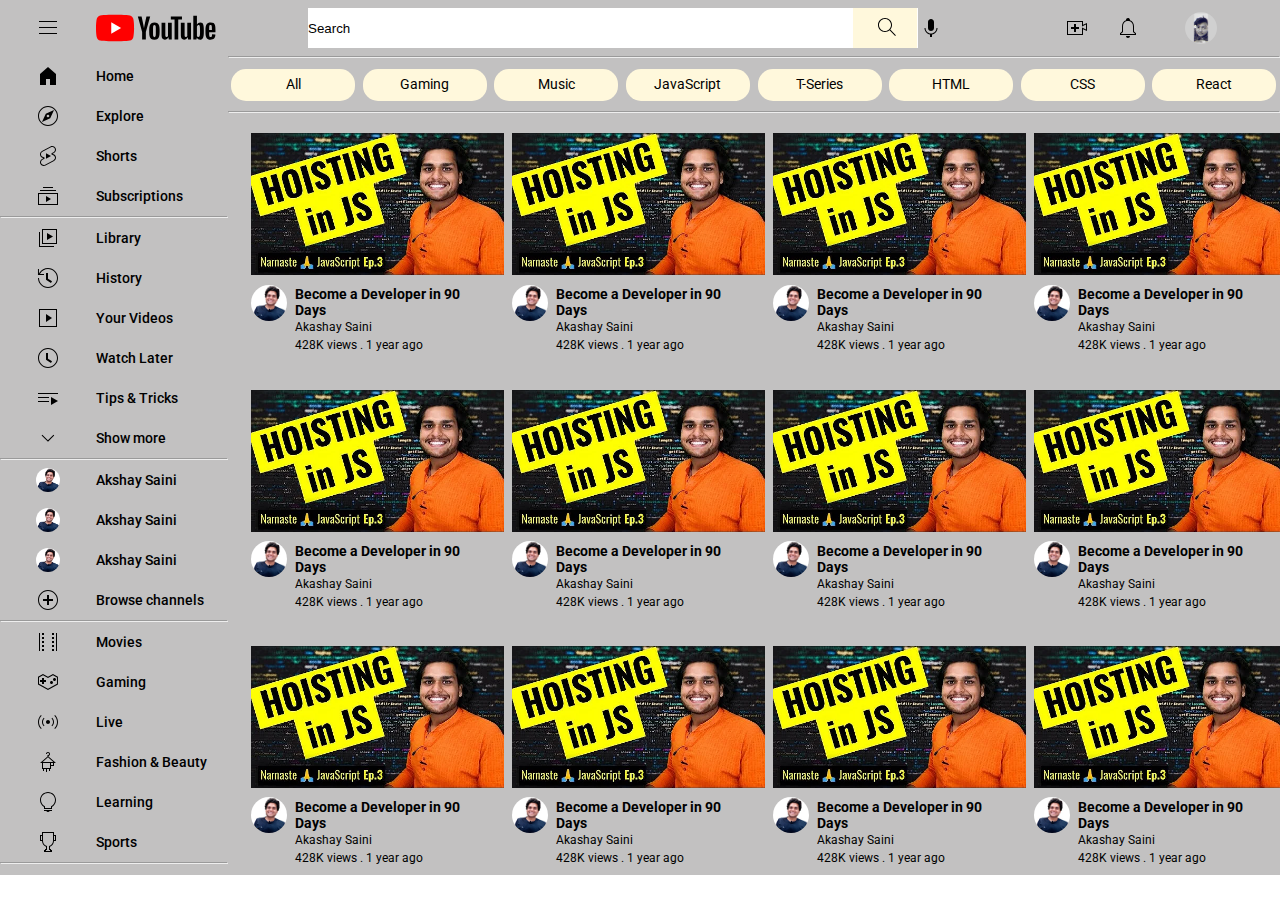
<file: index.html>
<!DOCTYPE html>
<html lang="en">
  <head>
    <meta charset="UTF-8" />
    <meta http-equiv="X-UA-Compatible" content="IE=edge" />
    <meta name="viewport" content="width=device-width, initial-scale=1.0" />
    <title>You Tube</title>
    <link rel="stylesheet" href="css/style.css" />
    <link rel="icon" type="icon/x-icon" href="images/favicon.png" />

    <!-- Font-Family -->
    <link
      rel="stylesheet"
      href="https://fonts.googleapis.com/css2?family=Roboto&display=swap"
    />
  </head>
  <body>
    <div class="main">
      <div class="header abc">
        <div class="left abc">
          <svg
            viewBox="0 0 24 24"
            preserveAspectRatio="xMidYMid meet"
            focusable="false"
            class="style-scope yt-icon"
            style="
              pointer-events: none;
              display: block;
              width: 24px;
              height: 24px;
              position: relative;
              left: 4vh;
            "
          >
            <g class="style-scope yt-icon">
              <path
                d="M21,6H3V5h18V6z M21,11H3v1h18V11z M21,17H3v1h18V17z"
                class="style-scope yt-icon"
              ></path>
            </g>
          </svg>
          <!-- Close menu -->
          <svg
            viewBox="0 0 90 20"
            preserveAspectRatio="xMidYMid meet"
            focusable="false"
            class="style-scope yt-icon"
            style="
              pointer-events: none;
              display: block;
              width: 120px;
              height: 56px;
              position: relative;
              left: 8vh;
            "
          >
            <g
              viewBox="0 0 90 20"
              preserveAspectRatio="xMidYMid meet"
              class="style-scope yt-icon"
            >
              <g class="style-scope yt-icon">
                <path
                  d="M27.9727 3.12324C27.6435 1.89323 26.6768 0.926623 25.4468 0.597366C23.2197 2.24288e-07 14.285 0 14.285 0C14.285 0 5.35042 2.24288e-07 3.12323 0.597366C1.89323 0.926623 0.926623 1.89323 0.597366 3.12324C2.24288e-07 5.35042 0 10 0 10C0 10 2.24288e-07 14.6496 0.597366 16.8768C0.926623 18.1068 1.89323 19.0734 3.12323 19.4026C5.35042 20 14.285 20 14.285 20C14.285 20 23.2197 20 25.4468 19.4026C26.6768 19.0734 27.6435 18.1068 27.9727 16.8768C28.5701 14.6496 28.5701 10 28.5701 10C28.5701 10 28.5677 5.35042 27.9727 3.12324Z"
                  fill="#FF0000"
                  class="style-scope yt-icon"
                ></path>
                <path
                  d="M11.4253 14.2854L18.8477 10.0004L11.4253 5.71533V14.2854Z"
                  fill="white"
                  class="style-scope yt-icon"
                ></path>
              </g>
              <g class="style-scope yt-icon">
                <g id="youtube-paths" class="style-scope yt-icon">
                  <path
                    d="M34.6024 13.0036L31.3945 1.41846H34.1932L35.3174 6.6701C35.6043 7.96361 35.8136 9.06662 35.95 9.97913H36.0323C36.1264 9.32532 36.3381 8.22937 36.665 6.68892L37.8291 1.41846H40.6278L37.3799 13.0036V18.561H34.6001V13.0036H34.6024Z"
                    class="style-scope yt-icon"
                  ></path>
                  <path
                    d="M41.4697 18.1937C40.9053 17.8127 40.5031 17.22 40.2632 16.4157C40.0257 15.6114 39.9058 14.5437 39.9058 13.2078V11.3898C39.9058 10.0422 40.0422 8.95805 40.315 8.14196C40.5878 7.32588 41.0135 6.72851 41.592 6.35457C42.1706 5.98063 42.9302 5.79248 43.871 5.79248C44.7976 5.79248 45.5384 5.98298 46.0981 6.36398C46.6555 6.74497 47.0647 7.34234 47.3234 8.15137C47.5821 8.96275 47.7115 10.0422 47.7115 11.3898V13.2078C47.7115 14.5437 47.5845 15.6161 47.3329 16.4251C47.0812 17.2365 46.672 17.8292 46.1075 18.2031C45.5431 18.5771 44.7764 18.7652 43.8098 18.7652C42.8126 18.7675 42.0342 18.5747 41.4697 18.1937ZM44.6353 16.2323C44.7905 15.8231 44.8705 15.1575 44.8705 14.2309V10.3292C44.8705 9.43077 44.7929 8.77225 44.6353 8.35833C44.4777 7.94206 44.2026 7.7351 43.8074 7.7351C43.4265 7.7351 43.156 7.94206 43.0008 8.35833C42.8432 8.77461 42.7656 9.43077 42.7656 10.3292V14.2309C42.7656 15.1575 42.8408 15.8254 42.9914 16.2323C43.1419 16.6415 43.4123 16.8461 43.8074 16.8461C44.2026 16.8461 44.4777 16.6415 44.6353 16.2323Z"
                    class="style-scope yt-icon"
                  ></path>
                  <path
                    d="M56.8154 18.5634H54.6094L54.3648 17.03H54.3037C53.7039 18.1871 52.8055 18.7656 51.6061 18.7656C50.7759 18.7656 50.1621 18.4928 49.767 17.9496C49.3719 17.4039 49.1743 16.5526 49.1743 15.3955V6.03751H51.9942V15.2308C51.9942 15.7906 52.0553 16.188 52.1776 16.4256C52.2999 16.6631 52.5045 16.783 52.7914 16.783C53.036 16.783 53.2712 16.7078 53.497 16.5573C53.7228 16.4067 53.8874 16.2162 53.9979 15.9858V6.03516H56.8154V18.5634Z"
                    class="style-scope yt-icon"
                  ></path>
                  <path
                    d="M64.4755 3.68758H61.6768V18.5629H58.9181V3.68758H56.1194V1.42041H64.4755V3.68758Z"
                    class="style-scope yt-icon"
                  ></path>
                  <path
                    d="M71.2768 18.5634H69.0708L68.8262 17.03H68.7651C68.1654 18.1871 67.267 18.7656 66.0675 18.7656C65.2373 18.7656 64.6235 18.4928 64.2284 17.9496C63.8333 17.4039 63.6357 16.5526 63.6357 15.3955V6.03751H66.4556V15.2308C66.4556 15.7906 66.5167 16.188 66.639 16.4256C66.7613 16.6631 66.9659 16.783 67.2529 16.783C67.4974 16.783 67.7326 16.7078 67.9584 16.5573C68.1842 16.4067 68.3488 16.2162 68.4593 15.9858V6.03516H71.2768V18.5634Z"
                    class="style-scope yt-icon"
                  ></path>
                  <path
                    d="M80.609 8.0387C80.4373 7.24849 80.1621 6.67699 79.7812 6.32186C79.4002 5.96674 78.8757 5.79035 78.2078 5.79035C77.6904 5.79035 77.2059 5.93616 76.7567 6.23014C76.3075 6.52412 75.9594 6.90747 75.7148 7.38489H75.6937V0.785645H72.9773V18.5608H75.3056L75.5925 17.3755H75.6537C75.8724 17.7988 76.1993 18.1304 76.6344 18.3774C77.0695 18.622 77.554 18.7443 78.0855 18.7443C79.038 18.7443 79.7412 18.3045 80.1904 17.4272C80.6396 16.5476 80.8653 15.1765 80.8653 13.3092V11.3266C80.8653 9.92722 80.7783 8.82892 80.609 8.0387ZM78.0243 13.1492C78.0243 14.0617 77.9867 14.7767 77.9114 15.2941C77.8362 15.8115 77.7115 16.1808 77.5328 16.3971C77.3564 16.6158 77.1165 16.724 76.8178 16.724C76.585 16.724 76.371 16.6699 76.1734 16.5594C75.9759 16.4512 75.816 16.2866 75.6937 16.0702V8.96062C75.7877 8.6196 75.9524 8.34209 76.1852 8.12337C76.4157 7.90465 76.6697 7.79646 76.9401 7.79646C77.2271 7.79646 77.4481 7.90935 77.6034 8.13278C77.7609 8.35855 77.8691 8.73485 77.9303 9.26636C77.9914 9.79787 78.022 10.5528 78.022 11.5335V13.1492H78.0243Z"
                    class="style-scope yt-icon"
                  ></path>
                  <path
                    d="M84.8657 13.8712C84.8657 14.6755 84.8892 15.2776 84.9363 15.6798C84.9833 16.0819 85.0821 16.3736 85.2326 16.5594C85.3831 16.7428 85.6136 16.8345 85.9264 16.8345C86.3474 16.8345 86.639 16.6699 86.7942 16.343C86.9518 16.0161 87.0365 15.4705 87.0506 14.7085L89.4824 14.8519C89.4965 14.9601 89.5035 15.1106 89.5035 15.3011C89.5035 16.4582 89.186 17.3237 88.5534 17.8952C87.9208 18.4667 87.0247 18.7536 85.8676 18.7536C84.4777 18.7536 83.504 18.3185 82.9466 17.446C82.3869 16.5735 82.1094 15.2259 82.1094 13.4008V11.2136C82.1094 9.33452 82.3987 7.96105 82.9772 7.09558C83.5558 6.2301 84.5459 5.79736 85.9499 5.79736C86.9165 5.79736 87.6597 5.97375 88.1771 6.32888C88.6945 6.684 89.059 7.23433 89.2707 7.98457C89.4824 8.7348 89.5882 9.76961 89.5882 11.0913V13.2362H84.8657V13.8712ZM85.2232 7.96811C85.0797 8.14449 84.9857 8.43377 84.9363 8.83593C84.8892 9.2381 84.8657 9.84722 84.8657 10.6657V11.5641H86.9283V10.6657C86.9283 9.86133 86.9001 9.25221 86.846 8.83593C86.7919 8.41966 86.6931 8.12803 86.5496 7.95635C86.4062 7.78702 86.1851 7.7 85.8864 7.7C85.5854 7.70235 85.3643 7.79172 85.2232 7.96811Z"
                    class="style-scope yt-icon"
                  ></path>
                </g>
              </g>
            </g>
          </svg>
          <!-- Close you tube -->
        </div>
        <!-- Close left -->
        <div class="center abc">
          <div class="inputt abc">
            <input type="text" placeholder="Search" />
            <div class="searchh def">
              <svg
                viewBox="0 0 24 24"
                preserveAspectRatio="xMidYMid meet"
                focusable="false"
                class="style-scope yt-icon"
                style="
                  pointer-events: none;
                  display: block;
                  width: 24px;
                  height: 24px;
                  position: relative;
                  left: 22px;
                  top: 7px;
                "
              >
                <g class="style-scope yt-icon">
                  <path
                    d="M20.87,20.17l-5.59-5.59C16.35,13.35,17,11.75,17,10c0-3.87-3.13-7-7-7s-7,3.13-7,7s3.13,7,7,7c1.75,0,3.35-0.65,4.58-1.71 l5.59,5.59L20.87,20.17z M10,16c-3.31,0-6-2.69-6-6s2.69-6,6-6s6,2.69,6,6S13.31,16,10,16z"
                    class="style-scope yt-icon"
                  ></path>
                </g>
              </svg>
              <!-- Close search image -->
            </div>
            <!-- Close searchh -->
          </div>
          <!-- Close inputt -->
          <div class="mice">
            <svg
              viewBox="0 0 24 24"
              preserveAspectRatio="xMidYMid meet"
              focusable="false"
              class="style-scope yt-icon"
              style="
                pointer-events: none;
                display: block;
                width: 24px;
                height: 24px;
                position: relative;
                right: 7vh;
              "
            >
              <g class="style-scope yt-icon">
                <path
                  d="M12 3C10.34 3 9 4.37 9 6.07V11.93C9 13.63 10.34 15 12 15C13.66 15 15 13.63 15 11.93V6.07C15 4.37 13.66 3 12 3ZM18.5 12H17.5C17.5 15.03 15.03 17.5 12 17.5C8.97 17.5 6.5 15.03 6.5 12H5.5C5.5 15.24 7.89 17.93 11 18.41V21H13V18.41C16.11 17.93 18.5 15.24 18.5 12Z"
                  class="style-scope yt-icon"
                ></path>
              </g>
            </svg>
          </div>
          <!-- Close mice -->
        </div>
        <!-- Close center -->
        <div class="right abc">
          <svg
            viewBox="0 0 24 24"
            preserveAspectRatio="xMidYMid meet"
            focusable="false"
            class="style-scope yt-icon"
            style="
              pointer-events: none;
              display: block;
              width: 24px;
              height: 24px;
              position: relative;
              right: 15vh;
            "
          >
            <g class="style-scope yt-icon">
              <path
                d="M14,13h-3v3H9v-3H6v-2h3V8h2v3h3V13z M17,6H3v12h14v-6.39l4,1.83V8.56l-4,1.83V6 M18,5v3.83L22,7v8l-4-1.83V19H2V5H18L18,5 z"
                class="style-scope yt-icon"
              ></path>
            </g>
          </svg>
          <!-- Close create -->
          <svg
            viewBox="0 0 24 24"
            preserveAspectRatio="xMidYMid meet"
            focusable="false"
            class="style-scope yt-icon"
            style="
              pointer-events: none;
              display: block;
              width: 24px;
              height: 24px;
              position: relative;
              right: 12vh;
            "
          >
            <g class="style-scope yt-icon">
              <path
                d="M10,20h4c0,1.1-0.9,2-2,2S10,21.1,10,20z M20,17.35V19H4v-1.65l2-1.88v-5.15c0-2.92,1.56-5.22,4-5.98V3.96 c0-1.42,1.49-2.5,2.99-1.76C13.64,2.52,14,3.23,14,3.96l0,0.39c2.44,0.75,4,3.06,4,5.98v5.15L20,17.35z M19,17.77l-2-1.88v-5.47 c0-2.47-1.19-4.36-3.13-5.1c-1.26-0.53-2.64-0.5-3.84,0.03C8.15,6.11,7,7.99,7,10.42v5.47l-2,1.88V18h14V17.77z"
                class="style-scope yt-icon"
              ></path>
            </g>
          </svg>
          <!-- Close bell-icon -->
          <img class="def" src="images/ankur.jpg" alt="" />
        </div>
        <!-- Close right -->
      </div>
      <!-- Close header -->

      <div class="bottom abc">
        <div class="left2">
          <div class="list abc">
            <svg
              viewBox="0 0 24 24"
              preserveAspectRatio="xMidYMid meet"
              focusable="false"
              class="style-scope yt-icon"
              style="
                pointer-events: none;
                display: block;
                width: 24px;
                height: 24px;
                position: relative;
                left: 4vh;
              "
            >
              <g class="style-scope yt-icon">
                <path
                  d="M4,10V21h6V15h4v6h6V10L12,3Z"
                  class="style-scope yt-icon"
                ></path>
              </g>
            </svg>
            <a href="#"> <p class="def">Home</p></a>
          </div>
          <!-- ------------- -->
          <div class="list abc">
            <svg
              viewBox="0 0 24 24"
              preserveAspectRatio="xMidYMid meet"
              focusable="false"
              class="style-scope yt-icon"
              style="
                pointer-events: none;
                display: block;
                width: 24px;
                height: 24px;
                position: relative;
                left: 4vh;
              "
            >
              <g class="style-scope yt-icon">
                <path
                  d="M9.8,9.8l-3.83,8.23l8.23-3.83l3.83-8.23L9.8,9.8z M13.08,12.77c-0.21,0.29-0.51,0.48-0.86,0.54 c-0.07,0.01-0.15,0.02-0.22,0.02c-0.28,0-0.54-0.08-0.77-0.25c-0.29-0.21-0.48-0.51-0.54-0.86c-0.06-0.35,0.02-0.71,0.23-0.99 c0.21-0.29,0.51-0.48,0.86-0.54c0.35-0.06,0.7,0.02,0.99,0.23c0.29,0.21,0.48,0.51,0.54,0.86C13.37,12.13,13.29,12.48,13.08,12.77z M12,3c4.96,0,9,4.04,9,9s-4.04,9-9,9s-9-4.04-9-9S7.04,3,12,3 M12,2C6.48,2,2,6.48,2,12s4.48,10,10,10s10-4.48,10-10S17.52,2,12,2 L12,2z"
                  class="style-scope yt-icon"
                ></path>
              </g>
            </svg>
            <a href="#"> <p class="def">Explore</p></a>
          </div>
          <!-- ------------- -->
          <div class="list abc">
            <svg
              viewBox="0 0 24 24"
              preserveAspectRatio="xMidYMid meet"
              focusable="false"
              class="style-scope yt-icon"
              style="
                pointer-events: none;
                display: block;
                width: 24px;
                height: 24px;
                position: relative;
                left: 4vh;
              "
            >
              <g
                height="24"
                viewBox="0 0 24 24"
                width="24"
                class="style-scope yt-icon"
              >
                <path
                  d="M10 14.65v-5.3L15 12l-5 2.65zm7.77-4.33c-.77-.32-1.2-.5-1.2-.5L18 9.06c1.84-.96 2.53-3.23 1.56-5.06s-3.24-2.53-5.07-1.56L6 6.94c-1.29.68-2.07 2.04-2 3.49.07 1.42.93 2.67 2.22 3.25.03.01 1.2.5 1.2.5L6 14.93c-1.83.97-2.53 3.24-1.56 5.07.97 1.83 3.24 2.53 5.07 1.56l8.5-4.5c1.29-.68 2.06-2.04 1.99-3.49-.07-1.42-.94-2.68-2.23-3.25zm-.23 5.86l-8.5 4.5c-1.34.71-3.01.2-3.72-1.14-.71-1.34-.2-3.01 1.14-3.72l2.04-1.08v-1.21l-.69-.28-1.11-.46c-.99-.41-1.65-1.35-1.7-2.41-.05-1.06.52-2.06 1.46-2.56l8.5-4.5c1.34-.71 3.01-.2 3.72 1.14.71 1.34.2 3.01-1.14 3.72L15.5 9.26v1.21l1.8.74c.99.41 1.65 1.35 1.7 2.41.05 1.06-.52 2.06-1.46 2.56z"
                  class="style-scope yt-icon"
                ></path>
              </g>
            </svg>
            <a href="#"> <p class="def">Shorts</p></a>
          </div>
          <!-- ------------- -->
          <div class="list abc">
            <svg
              viewBox="0 0 24 24"
              preserveAspectRatio="xMidYMid meet"
              focusable="false"
              class="style-scope yt-icon"
              style="
                pointer-events: none;
                display: block;
                width: 24px;
                height: 24px;
                position: relative;
                left: 4vh;
              "
            >
              <g class="style-scope yt-icon">
                <path
                  d="M10,18v-6l5,3L10,18z M17,3H7v1h10V3z M20,6H4v1h16V6z M22,9H2v12h20V9z M3,10h18v10H3V10z"
                  class="style-scope yt-icon"
                ></path>
              </g>
            </svg>
            <a href="#"> <p class="def">Subscriptions</p></a>
          </div>
          <hr />
          <!-- ------------- -->
          <div class="list abc">
            <svg
              viewBox="0 0 24 24"
              preserveAspectRatio="xMidYMid meet"
              focusable="false"
              class="style-scope yt-icon"
              style="
                pointer-events: none;
                display: block;
                width: 24px;
                height: 24px;
                position: relative;
                left: 4vh;
              "
            >
              <g class="style-scope yt-icon">
                <path
                  d="M11,7l6,3.5L11,14V7L11,7z M18,20H4V6H3v15h15V20z M21,18H6V3h15V18z M7,17h13V4H7V17z"
                  class="style-scope yt-icon"
                ></path>
              </g>
            </svg>
            <a href="#"> <p class="def">Library</p></a>
          </div>
          <!-- ------------- -->
          <div class="list abc">
            <svg
              viewBox="0 0 24 24"
              preserveAspectRatio="xMidYMid meet"
              focusable="false"
              class="style-scope yt-icon"
              style="
                pointer-events: none;
                display: block;
                width: 24px;
                height: 24px;
                position: relative;
                left: 4vh;
              "
            >
              <g class="style-scope yt-icon">
                <path
                  d="M14.97,16.95L10,13.87V7h2v5.76l4.03,2.49L14.97,16.95z M22,12c0,5.51-4.49,10-10,10S2,17.51,2,12h1c0,4.96,4.04,9,9,9 s9-4.04,9-9s-4.04-9-9-9C8.81,3,5.92,4.64,4.28,7.38C4.17,7.56,4.06,7.75,3.97,7.94C3.96,7.96,3.95,7.98,3.94,8H8v1H1.96V3h1v4.74 C3,7.65,3.03,7.57,3.07,7.49C3.18,7.27,3.3,7.07,3.42,6.86C5.22,3.86,8.51,2,12,2C17.51,2,22,6.49,22,12z"
                  class="style-scope yt-icon"
                ></path>
              </g>
            </svg>
            <a href="#"> <p class="def">History</p></a>
          </div>
          <!-- ------------- -->
          <div class="list abc">
            <svg
              viewBox="0 0 24 24"
              preserveAspectRatio="xMidYMid meet"
              focusable="false"
              class="style-scope yt-icon"
              style="
                pointer-events: none;
                display: block;
                width: 24px;
                height: 24px;
                position: relative;
                left: 4vh;
              "
            >
              <g class="style-scope yt-icon">
                <path
                  d="M10,8l6,4l-6,4V8L10,8z M21,3v18H3V3H21z M20,4H4v16h16V4z"
                  class="style-scope yt-icon"
                ></path>
              </g>
            </svg>
            <a href="#"> <p class="def">Your Videos</p></a>
          </div>
          <!-- ------------- -->
          <div class="list abc">
            <svg
              viewBox="0 0 24 24"
              preserveAspectRatio="xMidYMid meet"
              focusable="false"
              class="style-scope yt-icon"
              style="
                pointer-events: none;
                display: block;
                width: 24px;
                height: 24px;
                position: relative;
                left: 4vh;
              "
            >
              <g class="style-scope yt-icon">
                <path
                  d="M14.97,16.95L10,13.87V7h2v5.76l4.03,2.49L14.97,16.95z M12,3c-4.96,0-9,4.04-9,9s4.04,9,9,9s9-4.04,9-9S16.96,3,12,3 M12,2c5.52,0,10,4.48,10,10s-4.48,10-10,10S2,17.52,2,12S6.48,2,12,2L12,2z"
                  class="style-scope yt-icon"
                ></path>
              </g>
            </svg>
            <a href="#"> <p class="def">Watch Later</p></a>
          </div>
          <!-- ------------- -->
          <div class="list abc">
            <svg
              viewBox="0 0 24 24"
              preserveAspectRatio="xMidYMid meet"
              focusable="false"
              class="style-scope yt-icon"
              style="
                pointer-events: none;
                display: block;
                width: 24px;
                height: 24px;
                position: relative;
                left: 4vh;
              "
            >
              <g class="style-scope yt-icon">
                <path
                  d="M22,7H2v1h20V7z M13,12H2v-1h11V12z M13,16H2v-1h11V16z M15,19v-8l7,4L15,19z"
                  class="style-scope yt-icon"
                ></path>
              </g>
            </svg>
            <a href="#"> <p class="def">Tips & Tricks</p></a>
          </div>
          <!-- ------------- -->
          <div class="list abc">
            <svg
              viewBox="0 0 24 24"
              preserveAspectRatio="xMidYMid meet"
              focusable="false"
              class="style-scope yt-icon"
              style="
                pointer-events: none;
                display: block;
                width: 24px;
                height: 24px;
                position: relative;
                left: 4vh;
              "
            >
              <g class="style-scope yt-icon">
                <path
                  d="M12,15.7L5.6,9.4l0.7-0.7l5.6,5.6l5.6-5.6l0.7,0.7L12,15.7z"
                  class="style-scope yt-icon"
                ></path>
              </g>
            </svg>
            <a href="#"> <p class="def">Show more</p></a>
          </div>
          <hr />
          <!-- ------------- -->
          <!-- <div class="sub def">SUBSCRIPTIONS</div> -->
          <!-- Close sub -->
          <div class="list abc">
            <img src="images/10.jpg" alt="" />
            <p class="def">Akshay Saini</p>
          </div>
          <!-- ------------- -->
          <div class="list abc">
            <img src="images/10.jpg" alt="" />
            <p class="def">Akshay Saini</p>
          </div>
          <!-- ------------- -->
          <div class="list abc">
            <img src="images/10.jpg" alt="" />
            <p class="def">Akshay Saini</p>
          </div>
          <!-- ------------- -->
          <div class="list abc">
            <svg
              viewBox="0 0 24 24"
              preserveAspectRatio="xMidYMid meet"
              focusable="false"
              class="style-scope yt-icon"
              style="
                pointer-events: none;
                display: block;
                width: 24px;
                height: 24px;
                position: relative;
                left: 4vh;
              "
            >
              <g class="style-scope yt-icon">
                <path
                  d="M17,13h-4v4h-2v-4H7v-2h4V7h2v4h4V13z M12,3c-4.96,0-9,4.04-9,9s4.04,9,9,9c4.96,0,9-4.04,9-9S16.96,3,12,3 M12,2 c5.52,0,10,4.48,10,10s-4.48,10-10,10C6.48,22,2,17.52,2,12S6.48,2,12,2L12,2z"
                  class="style-scope yt-icon"
                ></path>
              </g>
            </svg>
            <a href="#"> <p class="def">Browse channels</p></a>
          </div>
          <hr />
          <!-- ------------- -->
          <div class="list abc">
            <svg
              viewBox="0 0 24 24"
              preserveAspectRatio="xMidYMid meet"
              focusable="false"
              class="style-scope yt-icon"
              style="
                pointer-events: none;
                display: block;
                width: 24px;
                height: 24px;
                position: relative;
                left: 4vh;
              "
            >
              <g class="style-scope yt-icon">
                <path
                  d="M4,21H3V3h1V21z M8,15H6v2h2V15z M8,11H6v2h2V11z M8,7H6v2h2V7z M18,15h-2v2h2V15z M8,19H6v2h2V19z M18,19h-2v2h2V19z M18,11h-2v2h2V11z M18,7h-2v2h2V7z M8,3H6v2h2V3z M18,3h-2v2h2V3z M21,3h-1v18h1V3z"
                  class="style-scope yt-icon"
                ></path>
              </g>
            </svg>
            <a href="#"> <p class="def">Movies</p></a>
          </div>
          <!-- ------------- -->
          <div class="list abc">
            <svg
              viewBox="0 0 24 24"
              preserveAspectRatio="xMidYMid meet"
              focusable="false"
              class="style-scope yt-icon"
              style="
                pointer-events: none;
                display: block;
                width: 24px;
                height: 24px;
                position: relative;
                left: 4vh;
              "
            >
              <g class="style-scope yt-icon">
                <path
                  d="M10,12H8v2H6v-2H4v-2h2V8h2v2h2V12z M17,12.5c0-0.83-0.67-1.5-1.5-1.5S14,11.67,14,12.5c0,0.83,0.67,1.5,1.5,1.5 S17,13.33,17,12.5z M20,9.5C20,8.67,19.33,8,18.5,8S17,8.67,17,9.5c0,0.83,0.67,1.5,1.5,1.5S20,10.33,20,9.5z M16.97,5.15l-4.5,2.53 l-0.49,0.27l-0.49-0.27l-4.5-2.53L3,7.39v6.43l8.98,5.04l8.98-5.04V7.39L16.97,5.15 M16.97,4l4.99,2.8v7.6L11.98,20L2,14.4V6.8 L6.99,4l4.99,2.8L16.97,4L16.97,4z"
                  class="style-scope yt-icon"
                ></path>
              </g>
            </svg>
            <a href="#"> <p class="def">Gaming</p></a>
          </div>
          <!-- ------------- -->
          <div class="list abc">
            <svg
              viewBox="0 0 24 24"
              preserveAspectRatio="xMidYMid meet"
              focusable="false"
              class="style-scope yt-icon"
              style="
                pointer-events: none;
                display: block;
                width: 24px;
                height: 24px;
                position: relative;
                left: 4vh;
              "
            >
              <g class="style-scope yt-icon">
                <path
                  d="M14,12c0,1.1-0.9,2-2,2s-2-0.9-2-2s0.9-2,2-2S14,10.9,14,12z M8.48,8.45L7.77,7.75C6.68,8.83,6,10.34,6,12 s0.68,3.17,1.77,4.25l0.71-0.71C7.57,14.64,7,13.39,7,12S7.57,9.36,8.48,8.45z M16.23,7.75l-0.71,0.71C16.43,9.36,17,10.61,17,12 s-0.57,2.64-1.48,3.55l0.71,0.71C17.32,15.17,18,13.66,18,12S17.32,8.83,16.23,7.75z M5.65,5.63L4.95,4.92C3.13,6.73,2,9.24,2,12 s1.13,5.27,2.95,7.08l0.71-0.71C4.02,16.74,3,14.49,3,12S4.02,7.26,5.65,5.63z M19.05,4.92l-0.71,0.71C19.98,7.26,21,9.51,21,12 s-1.02,4.74-2.65,6.37l0.71,0.71C20.87,17.27,22,14.76,22,12S20.87,6.73,19.05,4.92z"
                  class="style-scope yt-icon"
                ></path>
              </g>
            </svg>
            <a href="#"> <p class="def">Live</p></a>
          </div>
          <!-- ------------- -->
          <div class="list abc">
            <svg
              viewBox="0 0 24 24"
              preserveAspectRatio="xMidYMid meet"
              focusable="false"
              class="style-scope yt-icon"
              style="
                pointer-events: none;
                display: block;
                width: 24px;
                height: 24px;
                position: relative;
                left: 4vh;
              "
            >
              <g class="style-scope yt-icon">
                <path
                  d="M12.5,6.44v-0.5C13.36,5.71,14,4.93,14,4c0-1.1-0.9-2-2-2s-2,0.9-2,2h1c0-0.55,0.45-1,1-1s1,0.45,1,1s-0.45,1-1,1h-0.5v1.44 L4,13h2v6h1v2h1v-2h2v3h1v-3h2v2h1v-2h1v-3h3v-3h2L12.5,6.44z M6.66,12L12,7.33L17.34,12H6.66z M14,18H7v-5h7V18z M15,15v-2h2v2H15z"
                  class="style-scope yt-icon"
                ></path>
              </g>
            </svg>
            <a href="#"> <p class="def">Fashion & Beauty</p></a>
          </div>
          <!-- ------------- -->
          <div class="list abc">
            <svg
              viewBox="0 0 24 24"
              preserveAspectRatio="xMidYMid meet"
              focusable="false"
              class="style-scope yt-icon"
              style="
                pointer-events: none;
                display: block;
                width: 24px;
                height: 24px;
                position: relative;
                left: 4vh;
              "
            >
              <g class="style-scope yt-icon">
                <path
                  d="M16,21h-2.28c-0.35,0.6-0.98,1-1.72,1s-1.38-0.4-1.72-1H8v-1h8V21z M20,10c0,2.96-1.61,5.54-4,6.92V19H8v-2.08 C5.61,15.54,4,12.96,4,10c0-4.42,3.58-8,8-8S20,5.58,20,10z M15,18v-1.66l0.5-0.29C17.66,14.8,19,12.48,19,10c0-3.86-3.14-7-7-7 s-7,3.14-7,7c0,2.48,1.34,4.8,3.5,6.06L9,16.34V18H15z"
                  class="style-scope yt-icon"
                ></path>
              </g>
            </svg>
            <a href="#"> <p class="def">Learning</p></a>
          </div>
          <!-- ------------- -->
          <div class="list abc">
            <svg
              viewBox="0 0 24 24"
              preserveAspectRatio="xMidYMid meet"
              focusable="false"
              class="style-scope yt-icon"
              style="
                pointer-events: none;
                display: block;
                width: 24px;
                height: 24px;
                position: relative;
                left: 4vh;
              "
            >
              <g class="style-scope yt-icon">
                <path
                  d="M17 3V5V6V10V10.51L16.99 10.97C16.94 13.1 15.66 14.94 13.74 15.67H13.72L13.66 15.69L13 15.95V16.65V19V20H14V21H15H10V20H11V19V16.65V15.95L10.34 15.71L10.26 15.68H10.25C8.33 14.95 7.05 13.11 7 10.98V10.51V10V6V5V3H17ZM18 2H6V5H4V6V10V11H6.01C6.07 13.53 7.63 15.78 9.97 16.64C9.98 16.64 9.99 16.64 10 16.65V19H9V20H8V22H16V20H15V19H14V16.65C14.01 16.65 14.02 16.65 14.03 16.64C16.36 15.78 17.93 13.54 17.99 11H20V10V6V5H18V2ZM18 10V6H19V10H18ZM5 10V6H6V10H5Z"
                  class="style-scope yt-icon"
                ></path>
              </g>
            </svg>
            <a href="#"> <p class="def">Sports</p></a>
          </div>
          <hr />
          <!-- ------------- -->
          <div class="list abc">
            <svg
              viewBox="0 0 24 24"
              preserveAspectRatio="xMidYMid meet"
              focusable="false"
              class="style-scope yt-icon"
              style="
                pointer-events: none;
                display: block;
                width: 24px;
                height: 24px;
                position: relative;
                left: 4vh;
              "
            >
              <g class="style-scope yt-icon">
                <defs class="style-scope yt-icon">
                  <radialGradient
                    cx="5.4%"
                    cy="7.11%"
                    r="107.93%"
                    fx="5.4%"
                    fy="7.11%"
                    gradientTransform="matrix(.70653 0 0 1 .016 0)"
                    class="style-scope yt-icon"
                  >
                    <stop
                      offset="0%"
                      stop-color="#FFF"
                      class="style-scope yt-icon"
                    ></stop>
                    <stop
                      offset="100%"
                      stop-color="#FFF"
                      stop-opacity="0"
                      class="style-scope yt-icon"
                    ></stop>
                  </radialGradient>
                </defs>
                <g fill="none" fill-rule="evenodd" class="style-scope yt-icon">
                  <path d="M1 1h21.77v22H1z" class="style-scope yt-icon"></path>
                  <g fill-rule="nonzero" class="style-scope yt-icon">
                    <path
                      fill="#F00"
                      d="M22.54 7.6s-.2-1.5-.86-2.17c-.83-.87-1.75-.88-2.18-.93-3.04-.22-7.6-.2-7.6-.2s-4.56-.02-7.6.2c-.43.05-1.35.06-2.18.93-.65.67-.86 2.18-.86 2.18S1.04 9.4 1 11.18v1.66c.04 1.78.26 3.55.26 3.55s.2 1.5.86 2.18c.83.87 1.9.84 2.4.94 1.7.15 7.2.2 7.38.2 0 0 4.57 0 7.6-.22.43-.05 1.35-.06 2.18-.93.65-.67.86-2.18.86-2.18s.22-1.77.24-3.55v-1.66c-.02-1.78-.24-3.55-.24-3.55z"
                      class="style-scope yt-icon"
                    ></path>
                    <path
                      fill="#FAFAFA"
                      d="M9.68 8.9v6.18l5.84-3.1"
                      class="style-scope yt-icon"
                    ></path>
                    <path
                      fill="#000"
                      fill-opacity=".12"
                      d="M9.68 8.88l5.13 3.48.73-.38"
                      class="style-scope yt-icon"
                    ></path>
                    <path
                      fill="#FFF"
                      fill-opacity=".2"
                      d="M22.54 7.6s-.2-1.5-.86-2.17c-.83-.87-1.75-.88-2.18-.93-3.04-.22-7.6-.2-7.6-.2s-4.56-.02-7.6.2c-.43.05-1.35.06-2.18.93-.65.67-.86 2.18-.86 2.18S1.04 9.4 1 11.18v.1c.04-1.76.26-3.54.26-3.54s.2-1.5.86-2.17c.83-.88 1.75-.88 2.18-.93 3.04-.22 7.6-.2 7.6-.2s4.56-.02 7.6.2c.43.05 1.35.05 2.18.93.65.66.86 2.17.86 2.17s.22 1.78.23 3.55v-.1c0-1.8-.23-3.56-.23-3.56z"
                      class="style-scope yt-icon"
                    ></path>
                    <path
                      fill="#3E2723"
                      fill-opacity=".2"
                      d="M22.54 16.4s-.2 1.5-.86 2.17c-.83.87-1.75.88-2.18.93-3.04.22-7.6.2-7.6.2s-4.56.02-7.6-.2c-.43-.05-1.35-.06-2.18-.93-.65-.67-.86-2.18-.86-2.18s-.22-1.8-.26-3.57v-.1c.04 1.76.26 3.54.26 3.54s.2 1.5.86 2.17c.83.88 1.75.88 2.18.93 3.04.22 7.6.2 7.6.2s4.56.02 7.6-.2c.43-.05 1.35-.05 2.18-.93.65-.66.86-2.17.86-2.17s.22-1.78.23-3.55v.1c0 1.8-.23 3.56-.23 3.56z"
                      class="style-scope yt-icon"
                    ></path>
                    <path
                      fill="#FFF"
                      fill-opacity=".2"
                      d="M9.68 15.08v.1l5.84-3.08v-.12"
                      class="style-scope yt-icon"
                    ></path>
                    <path
                      fill="#3E2723"
                      fill-opacity=".2"
                      d="M9.68 8.9v-.13l5.84 3.1v.1"
                      class="style-scope yt-icon"
                    ></path>
                    <path
                      fill="url(#youtube_round__a)"
                      fill-opacity=".1"
                      d="M21.54 3.4s-.2-1.5-.86-2.18C19.85.35 18.93.35 18.5.3 15.46.07 10.9.1 10.9.1S6.34.07 3.3.3c-.43.05-1.35.05-2.18.92C.47 1.9.26 3.4.26 3.4S.04 5.17 0 6.95V8.6c.04 1.8.26 3.56.26 3.56s.2 1.52.86 2.18c.83.87 1.9.85 2.4.94 1.7.16 7.2.2 7.38.2 0 0 4.57 0 7.6-.2.43-.06 1.35-.07 2.18-.94.65-.66.86-2.18.86-2.18s.22-1.77.24-3.55V6.97c-.02-1.78-.24-3.55-.24-3.55z"
                      transform="translate(1 4.208)"
                      class="style-scope yt-icon"
                    ></path>
                  </g>
                </g>
              </g>
            </svg>
            <a href="#"> <p class="def">YouTube Premium</p></a>
          </div>
          <!-- ------------- -->
          <div class="list abc">
            <svg
              viewBox="0 0 24 24"
              preserveAspectRatio="xMidYMid meet"
              focusable="false"
              class="style-scope yt-icon"
              style="
                pointer-events: none;
                display: block;
                width: 24px;
                height: 24px;
                position: relative;
                left: 4vh;
              "
            >
              <g class="style-scope yt-icon">
                <path
                  fill="red"
                  d="M11.13 1.21c.48-.28 1.26-.28 1.74 0l8.01 4.64c.48.28.87.97.87 1.53v9.24c0 .56-.39 1.25-.87 1.53l-8.01 4.64c-.48.28-1.26.28-1.74 0l-8.01-4.64c-.48-.28-.87-.97-.87-1.53V7.38c0-.56.39-1.25.87-1.53l8.01-4.64z"
                  class="style-scope yt-icon"
                ></path>
                <path
                  fill="#fff"
                  d="m12.71 18.98 4.9-2.83c.41-.24.64-.77.64-1.24V9.24c0-.47-.23-1-.64-1.24l-4.9-2.82c-.41-.23-1.02-.23-1.42 0L6.39 8c-.4.23-.64.77-.64 1.24v5.67c0 .47.24 1 .64 1.24l4.9 2.83c.2.12.46.18.71.18.26-.01.51-.07.71-.18z"
                  class="style-scope yt-icon"
                ></path>
                <path
                  fill="red"
                  d="m12.32 5.73 4.89 2.83c.16.09.41.31.41.67v5.67c0 .37-.25.54-.41.64l-4.89 2.83c-.16.09-.48.09-.64 0l-4.89-2.83c-.16-.09-.41-.34-.41-.64V9.24c.02-.37.25-.58.41-.68l4.89-2.83c.08-.05.2-.07.32-.07s.24.02.32.07z"
                  class="style-scope yt-icon"
                ></path>
                <path
                  fill="#fff"
                  d="M9.88 15.25 15.5 12 9.88 8.75z"
                  class="style-scope yt-icon"
                ></path>
              </g>
            </svg>
            <a href="#"> <p class="def">Creator Studio</p></a>
          </div>
          <!-- ------------- -->
          <div class="list abc">
            <svg
              viewBox="0 0 24 24"
              preserveAspectRatio="xMidYMid meet"
              focusable="false"
              class="style-scope yt-icon"
              style="
                pointer-events: none;
                display: block;
                width: 24px;
                height: 24px;
                position: relative;
                left: 4vh;
              "
            >
              <g class="style-scope yt-icon">
                <circle
                  fill="#FF0000"
                  cx="12"
                  cy="12"
                  r="10"
                  class="style-scope yt-icon"
                ></circle>
                <polygon
                  fill="#FFFFFF"
                  points="10,14.65 10,9.35 15,12 "
                  class="style-scope yt-icon"
                ></polygon>
                <path
                  fill="#FFFFFF"
                  d="M12,7c2.76,0,5,2.24,5,5s-2.24,5-5,5s-5-2.24-5-5S9.24,7,12,7 M12,6c-3.31,0-6,2.69-6,6s2.69,6,6,6s6-2.69,6-6 S15.31,6,12,6L12,6z"
                  class="style-scope yt-icon"
                ></path>
              </g>
            </svg>
            <a href="#">
              <p class="def">YouTube Music</p>
            </a>
          </div>
          <!-- ------------- -->
          <div class="list abc">
            <svg
              viewBox="0 0 24 24"
              preserveAspectRatio="xMidYMid meet"
              focusable="false"
              class="style-scope yt-icon"
              style="
                pointer-events: none;
                display: block;
                width: 24px;
                height: 24px;
                position: relative;
                left: 4vh;
              "
            >
              <g class="style-scope yt-icon">
                <path
                  fill="#FF0000"
                  d="M21.39,13.19c0-0.08,0-0.15,0-0.22c-0.01-0.86-0.5-5-0.78-5.74c-0.32-0.85-0.76-1.5-1.31-1.91 c-0.9-0.67-1.66-0.82-2.6-0.84l-0.02,0c-0.4,0-3.01,0.32-5.2,0.62C9.28,5.4,6.53,5.8,5.88,6.04c-0.9,0.33-1.62,0.77-2.19,1.33 c-1.05,1.04-1.18,2.11-1.04,3.51c0.1,1.09,0.69,5.37,1.02,6.35c0.45,1.32,1.33,2.12,2.47,2.24c0.28,0.03,0.55,0.05,0.82,0.05 c1,0,1.8-0.21,2.72-0.46c1.45-0.39,3.25-0.87,6.97-0.87l0.09,0h0.02c0.91,0,3.14-0.2,4.16-2.07C21.44,15.12,21.41,13.91,21.39,13.19 z"
                  class="style-scope yt-icon"
                ></path>
                <path
                  fill="#000"
                  d="M21.99,13.26c0-0.08,0-0.16-0.01-0.24c-0.01-0.92-0.54-5.32-0.83-6.11c-0.34-0.91-0.81-1.59-1.4-2.03 C18.81,4.17,17.99,4.02,17,4l-0.02,0c-0.43,0-3.21,0.34-5.54,0.66c-2.33,0.32-5.25,0.75-5.95,1C4.53,6.01,3.76,6.48,3.16,7.08 c-1.12,1.1-1.25,2.25-1.11,3.74c0.11,1.16,0.73,5.71,1.08,6.75c0.48,1.41,1.41,2.25,2.63,2.38C6.06,19.98,6.34,20,6.63,20 c1.07,0,1.91-0.23,2.89-0.49c1.54-0.41,3.46-0.93,7.41-0.93l0.1,0h0.02c0.97,0,3.34-0.21,4.42-2.2 C22.04,15.32,22.01,14.03,21.99,13.26z M20.59,15.91c-0.82,1.51-2.75,1.68-3.56,1.68l-0.1,0c-4.09,0-6.07,0.53-7.67,0.96 C8.31,18.8,7.56,19,6.63,19c-0.25,0-0.5-0.01-0.76-0.04c-1.04-0.11-1.54-0.99-1.79-1.71c-0.3-0.88-0.91-5.21-1.04-6.53 C2.9,9.25,3.1,8.54,3.86,7.79c0.5-0.5,1.15-0.89,1.97-1.19c0.17-0.06,1.1-0.32,5.74-0.95C14.2,5.29,16.64,5.01,16.99,5 c0.83,0.02,1.43,0.13,2.17,0.69c0.43,0.32,0.79,0.86,1.06,1.58c0.22,0.58,0.76,4.78,0.77,5.77l0.01,0.25 C21.01,13.96,21.04,15.08,20.59,15.91z"
                  class="style-scope yt-icon"
                ></path>
                <path
                  fill="#000"
                  d="M11.59,14.76c-0.48,0.36-0.8,0.45-1.01,0.45c-0.16,0-0.25-0.05-0.3-0.08c-0.34-0.18-0.42-0.61-0.5-1.2l-0.01-0.1 c-0.04-0.31-0.26-2.1-0.38-3.16L9.3,9.94C9.26,9.66,9.2,9.19,9.54,8.94c0.32-0.23,0.75-0.09,0.96-0.03c0.53,0.17,3.6,1.23,4.59,1.73 c0.21,0.09,0.67,0.28,0.68,0.83c0.01,0.5-0.38,0.74-0.53,0.82L11.59,14.76z"
                  class="style-scope yt-icon"
                ></path>
                <path
                  fill="#FFF"
                  d="M10.3,9.89c0,0,0.5,4.08,0.51,4.19c0.06-0.04,3.79-2.58,3.79-2.58C13.71,11.07,11.07,10.14,10.3,9.89z"
                  class="style-scope yt-icon"
                ></path>
              </g>
            </svg>
            <a href="#">
              <p class="def">YouTube Kids</p>
            </a>
          </div>
          <!-- ------------- -->
          <div class="list abc">
            <svg
              viewBox="0 0 24 24"
              preserveAspectRatio="xMidYMid meet"
              focusable="false"
              class="style-scope yt-icon"
              style="
                pointer-events: none;
                display: block;
                width: 24px;
                height: 24px;
                position: relative;
                left: 4vh;
              "
            >
              <g class="style-scope yt-icon">
                <path
                  fill="#FF0000"
                  d="M6,18h12v1H6V18z M22,6.2v9.6c0,0.66-0.54,1.2-1.2,1.2H3.2C2.54,17,2,16.46,2,15.8V6.2C2,5.54,2.54,5,3.2,5 h17.6C21.46,5,22,5.54,22,6.2z"
                  class="style-scope yt-icon"
                ></path>
                <polygon
                  fill="#FFFFFF"
                  points="15,11 10,8.35 10,13.65 "
                  class="style-scope yt-icon"
                ></polygon>
              </g>
            </svg>
            <a href="#">
              <p class="def">YouTube TV</p>
            </a>
          </div>
          <hr />
          <!-- ------------- -->
          <div class="list abc">
            <svg
              viewBox="0 0 24 24"
              preserveAspectRatio="xMidYMid meet"
              focusable="false"
              class="style-scope yt-icon"
              style="
                pointer-events: none;
                display: block;
                width: 24px;
                height: 24px;
                position: relative;
                left: 4vh;
              "
            >
              <g class="style-scope yt-icon">
                <path
                  d="M12,9c1.65,0,3,1.35,3,3s-1.35,3-3,3s-3-1.35-3-3S10.35,9,12,9 M12,8c-2.21,0-4,1.79-4,4s1.79,4,4,4s4-1.79,4-4 S14.21,8,12,8L12,8z M13.22,3l0.55,2.2l0.13,0.51l0.5,0.18c0.61,0.23,1.19,0.56,1.72,0.98l0.4,0.32l0.5-0.14l2.17-0.62l1.22,2.11 l-1.63,1.59l-0.37,0.36l0.08,0.51c0.05,0.32,0.08,0.64,0.08,0.98s-0.03,0.66-0.08,0.98l-0.08,0.51l0.37,0.36l1.63,1.59l-1.22,2.11 l-2.17-0.62l-0.5-0.14l-0.4,0.32c-0.53,0.43-1.11,0.76-1.72,0.98l-0.5,0.18l-0.13,0.51L13.22,21h-2.44l-0.55-2.2l-0.13-0.51 l-0.5-0.18C9,17.88,8.42,17.55,7.88,17.12l-0.4-0.32l-0.5,0.14l-2.17,0.62L3.6,15.44l1.63-1.59l0.37-0.36l-0.08-0.51 C5.47,12.66,5.44,12.33,5.44,12s0.03-0.66,0.08-0.98l0.08-0.51l-0.37-0.36L3.6,8.56l1.22-2.11l2.17,0.62l0.5,0.14l0.4-0.32 C8.42,6.45,9,6.12,9.61,5.9l0.5-0.18l0.13-0.51L10.78,3H13.22 M14,2h-4L9.26,4.96c-0.73,0.27-1.4,0.66-2,1.14L4.34,5.27l-2,3.46 l2.19,2.13C4.47,11.23,4.44,11.61,4.44,12s0.03,0.77,0.09,1.14l-2.19,2.13l2,3.46l2.92-0.83c0.6,0.48,1.27,0.87,2,1.14L10,22h4 l0.74-2.96c0.73-0.27,1.4-0.66,2-1.14l2.92,0.83l2-3.46l-2.19-2.13c0.06-0.37,0.09-0.75,0.09-1.14s-0.03-0.77-0.09-1.14l2.19-2.13 l-2-3.46L16.74,6.1c-0.6-0.48-1.27-0.87-2-1.14L14,2L14,2z"
                  class="style-scope yt-icon"
                ></path>
              </g>
            </svg>
            <a href="#"> <p class="def">Settings</p></a>
          </div>
          <!-- ------------- -->
          <div class="list abc">
            <svg
              viewBox="0 0 24 24"
              preserveAspectRatio="xMidYMid meet"
              focusable="false"
              class="style-scope yt-icon"
              style="
                pointer-events: none;
                display: block;
                width: 24px;
                height: 24px;
                position: relative;
                left: 4vh;
              "
            >
              <g class="style-scope yt-icon">
                <path
                  d="M13.18,4l0.24,1.2L13.58,6h0.82H19v7h-5.18l-0.24-1.2L13.42,11H12.6H6V4H13.18 M14,3H5v18h1v-9h6.6l0.4,2h7V5h-5.6L14,3 L14,3z"
                  class="style-scope yt-icon"
                ></path>
              </g>
            </svg>
            <a href="#"> <p class="def">Report History</p></a>
          </div>
          <!-- ------------- -->
          <div class="list abc">
            <svg
              viewBox="0 0 24 24"
              preserveAspectRatio="xMidYMid meet"
              focusable="false"
              class="style-scope yt-icon"
              style="
                pointer-events: none;
                display: block;
                width: 24px;
                height: 24px;
                position: relative;
                left: 4vh;
              "
            >
              <g class="style-scope yt-icon">
                <path
                  d="M15.36,9.96c0,1.09-0.67,1.67-1.31,2.24c-0.53,0.47-1.03,0.9-1.16,1.6L12.85,14h-1.75l0.03-0.28 c0.14-1.17,0.8-1.76,1.47-2.27c0.52-0.4,1.01-0.77,1.01-1.49c0-0.51-0.23-0.97-0.63-1.29c-0.4-0.31-0.92-0.42-1.42-0.29 c-0.59,0.15-1.05,0.67-1.19,1.34L10.32,10H8.57l0.06-0.42c0.2-1.4,1.15-2.53,2.42-2.87c1.05-0.29,2.14-0.08,2.98,0.57 C14.88,7.92,15.36,8.9,15.36,9.96z M12,18c0.55,0,1-0.45,1-1s-0.45-1-1-1s-1,0.45-1,1S11.45,18,12,18z M12,3c-4.96,0-9,4.04-9,9 s4.04,9,9,9s9-4.04,9-9S16.96,3,12,3 M12,2c5.52,0,10,4.48,10,10s-4.48,10-10,10S2,17.52,2,12S6.48,2,12,2L12,2z"
                  class="style-scope yt-icon"
                ></path>
              </g>
            </svg>
            <a href="#"> <p class="def">Help</p></a>
          </div>
          <!-- ------------- -->
          <div class="list abc">
            <svg
              viewBox="0 0 24 24"
              preserveAspectRatio="xMidYMid meet"
              focusable="false"
              class="style-scope yt-icon"
              style="
                pointer-events: none;
                display: block;
                width: 24px;
                height: 24px;
                position: relative;
                left: 4vh;
              "
            >
              <g class="style-scope yt-icon">
                <path
                  d="M13,14h-2v-2h2V14z M13,5h-2v6h2V5z M19,3H5v16.59l3.29-3.29L8.59,16H9h10V3 M20,2v15H9l-5,5V2H20L20,2z"
                  class="style-scope yt-icon"
                ></path>
              </g>
            </svg>
            <a href="#"> <p class="def">Send Feedback</p></a>
          </div>
          <hr />
          <!-- ------------- -->
          <div class="footer">
            <p class="def">
              About Press Copyright Contact us Creators Advertise Developers
            </p>
            <p class="def">
              Terms Privacy Policy & Safety How YouTube works Test new features
            </p>
            <p class="def">© 2022 Google LLC</p>
          </div>
        </div>
        <!-- Close left2 -->
        <div class="right2">
          <hr />
          <div class="category abc">
            <a href="#">
              <p class="def">All</p>
            </a>
            <a href="#">
              <p class="def">Gaming</p>
            </a>
            <a href="#">
              <p class="def">Music</p>
            </a>
            <a href="#">
              <p class="def">JavaScript</p>
            </a>
            <a href="#">
              <p class="def">T-Series</p>
            </a>
            <a href="#">
              <p class="def">HTML</p>
            </a>
            <a href="#">
              <p class="def">CSS</p>
            </a>
            <a href="#">
              <p class="def">React</p>
            </a>
          </div>
          <div class="line">
            <hr />
          </div>
          <!-- Close Categort -->
          <div class="content abc">
            <div class="image">
              <img src="images/2.webp" alt="" />
              <div class="down abc">
                <img src="images/10.jpg" alt="" />
                <div class="right6">
                  <h2>Become a Developer in 90 Days</h2>
                  <p>Akashay Saini</p>
                  <p>428K views . 1 year ago</p>
                </div>
              </div>
              <!-- Close down -->
            </div>
            <!-- Close image -->
            <div class="image">
              <img src="images/2.webp" alt="" />
              <div class="down abc">
                <img src="images/10.jpg" alt="" />
                <div class="right6">
                  <h2>Become a Developer in 90 Days</h2>
                  <p>Akashay Saini</p>
                  <p>428K views . 1 year ago</p>
                </div>
              </div>
            </div>
            <!-- ------------- -->
            <div class="image">
              <img src="images/2.webp" alt="" />
              <div class="down abc">
                <img src="images/10.jpg" alt="" />
                <div class="right6">
                  <h2>Become a Developer in 90 Days</h2>
                  <p>Akashay Saini</p>
                  <p>428K views . 1 year ago</p>
                </div>
              </div>
            </div>
            <!-- ------------- -->
            <div class="image">
              <img src="images/2.webp" alt="" />
              <div class="down abc">
                <img src="images/10.jpg" alt="" />
                <div class="right6">
                  <h2>Become a Developer in 90 Days</h2>
                  <p>Akashay Saini</p>
                  <p>428K views . 1 year ago</p>
                </div>
              </div>
            </div>
            <!-- --------------- -->
          </div>
          <!-- Close content -->
          <div class="content abc">
            <div class="image">
              <img src="images/2.webp" alt="" />
              <div class="down abc">
                <img src="images/10.jpg" alt="" />
                <div class="right6">
                  <h2>Become a Developer in 90 Days</h2>
                  <p>Akashay Saini</p>
                  <p>428K views . 1 year ago</p>
                </div>
              </div>
              <!-- Close down -->
            </div>
            <!-- Close image -->
            <div class="image">
              <img src="images/2.webp" alt="" />
              <div class="down abc">
                <img src="images/10.jpg" alt="" />
                <div class="right6">
                  <h2>Become a Developer in 90 Days</h2>
                  <p>Akashay Saini</p>
                  <p>428K views . 1 year ago</p>
                </div>
              </div>
            </div>
            <!-- ------------- -->
            <div class="image">
              <img src="images/2.webp" alt="" />
              <div class="down abc">
                <img src="images/10.jpg" alt="" />
                <div class="right6">
                  <h2>Become a Developer in 90 Days</h2>
                  <p>Akashay Saini</p>
                  <p>428K views . 1 year ago</p>
                </div>
              </div>
            </div>
            <!-- ------------- -->
            <div class="image">
              <img src="images/2.webp" alt="" />
              <div class="down abc">
                <img src="images/10.jpg" alt="" />
                <div class="right6">
                  <h2>Become a Developer in 90 Days</h2>
                  <p>Akashay Saini</p>
                  <p>428K views . 1 year ago</p>
                </div>
              </div>
            </div>
            <!-- --------------- -->
          </div>
          <!-- Close content -->
          <div class="content abc">
            <div class="image">
              <img src="images/2.webp" alt="" />
              <div class="down abc">
                <img src="images/10.jpg" alt="" />
                <div class="right6">
                  <h2>Become a Developer in 90 Days</h2>
                  <p>Akashay Saini</p>
                  <p>428K views . 1 year ago</p>
                </div>
              </div>
              <!-- Close down -->
            </div>
            <!-- Close image -->
            <div class="image">
              <img src="images/2.webp" alt="" />
              <div class="down abc">
                <img src="images/10.jpg" alt="" />
                <div class="right6">
                  <h2>Become a Developer in 90 Days</h2>
                  <p>Akashay Saini</p>
                  <p>428K views . 1 year ago</p>
                </div>
              </div>
            </div>
            <!-- ------------- -->
            <div class="image">
              <img src="images/2.webp" alt="" />
              <div class="down abc">
                <img src="images/10.jpg" alt="" />
                <div class="right6">
                  <h2>Become a Developer in 90 Days</h2>
                  <p>Akashay Saini</p>
                  <p>428K views . 1 year ago</p>
                </div>
              </div>
            </div>
            <!-- ------------- -->
            <div class="image">
              <img src="images/2.webp" alt="" />
              <div class="down abc">
                <img src="images/10.jpg" alt="" />
                <div class="right6">
                  <h2>Become a Developer in 90 Days</h2>
                  <p>Akashay Saini</p>
                  <p>428K views . 1 year ago</p>
                </div>
              </div>
            </div>
            <!-- --------------- -->
          </div>
          <!-- Close content -->
        </div>
        <!-- Close right2 -->
      </div>
      <!-- Close bottom -->
    </div>
    <!-- Close main -->
  </body>
</html>
</file>
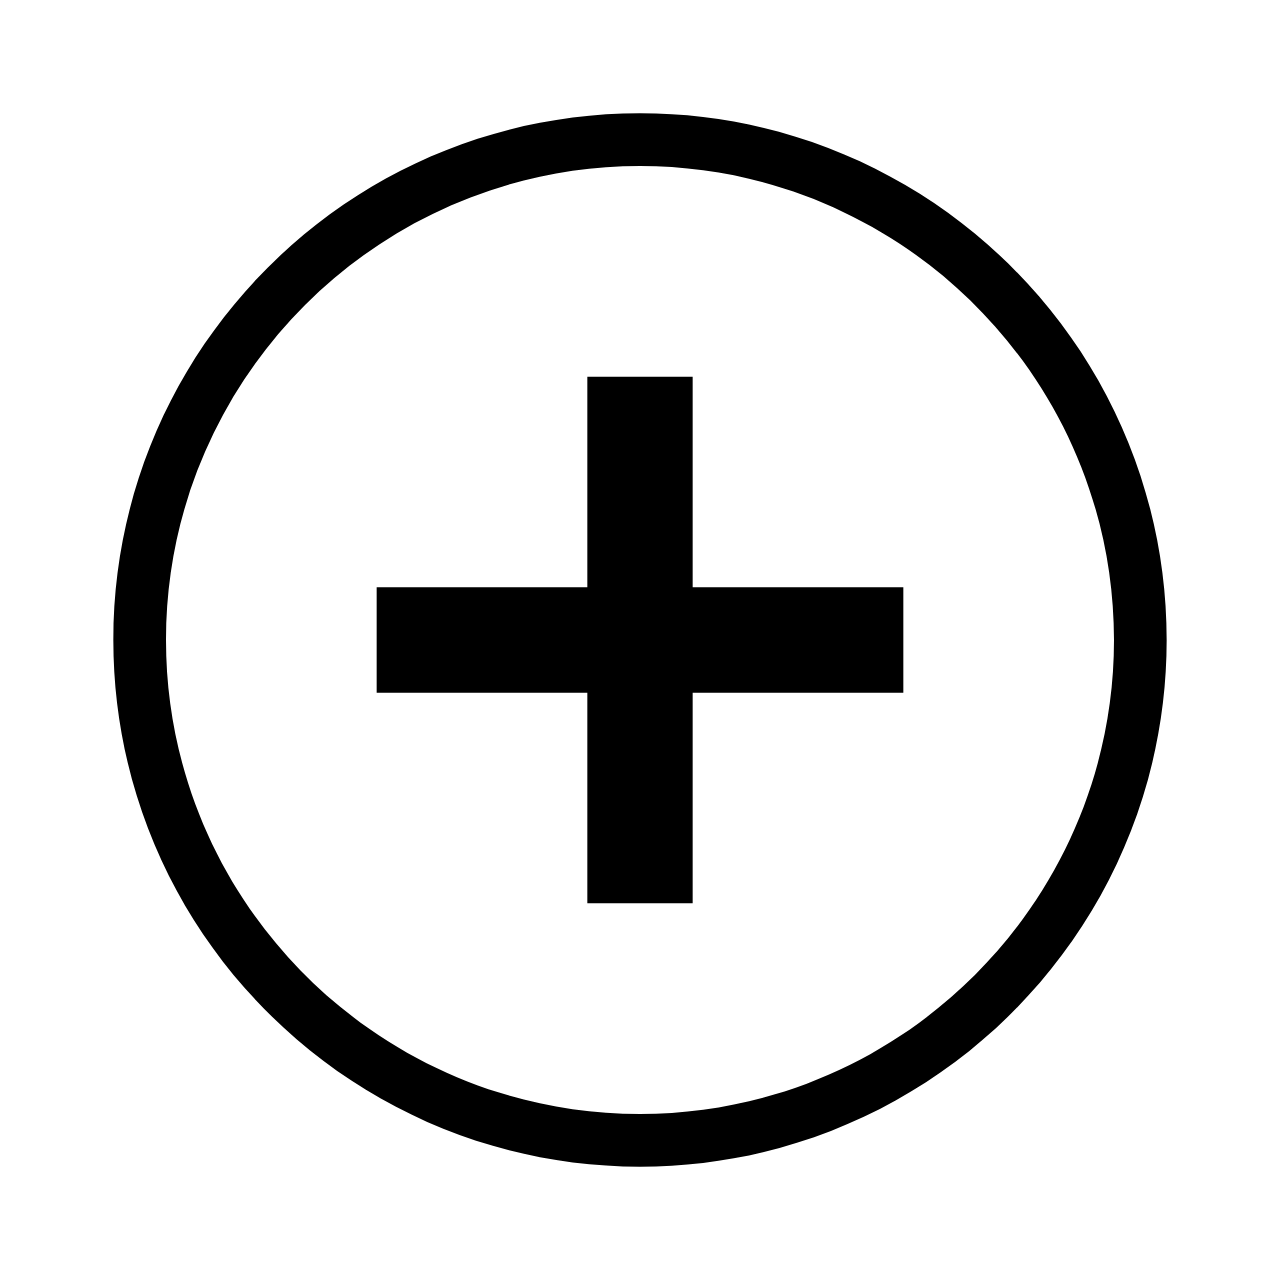
<file: browse_channel.html>
<!DOCTYPE html>
<html lang="en">
  <head>
    <meta charset="UTF-8" />
    <meta http-equiv="X-UA-Compatible" content="IE=edge" />
    <meta name="viewport" content="width=device-width, initial-scale=1.0" />
    <title>Document</title>
  </head>
  <body>
    <div class="channel">
      <svg
        viewBox="0 0 24 24"
        preserveAspectRatio="xMidYMid meet"
        focusable="false"
        class="style-scope yt-icon"
        style="pointer-events: none; display: block; width: 100%; height: 100%"
      >
        <g class="style-scope yt-icon">
          <path
            d="M17,13h-4v4h-2v-4H7v-2h4V7h2v4h4V13z M12,3c-4.96,0-9,4.04-9,9s4.04,9,9,9c4.96,0,9-4.04,9-9S16.96,3,12,3 M12,2 c5.52,0,10,4.48,10,10s-4.48,10-10,10C6.48,22,2,17.52,2,12S6.48,2,12,2L12,2z"
            class="style-scope yt-icon"
          ></path>
        </g>
      </svg>
    </div>
  </body>
</html>
</file>
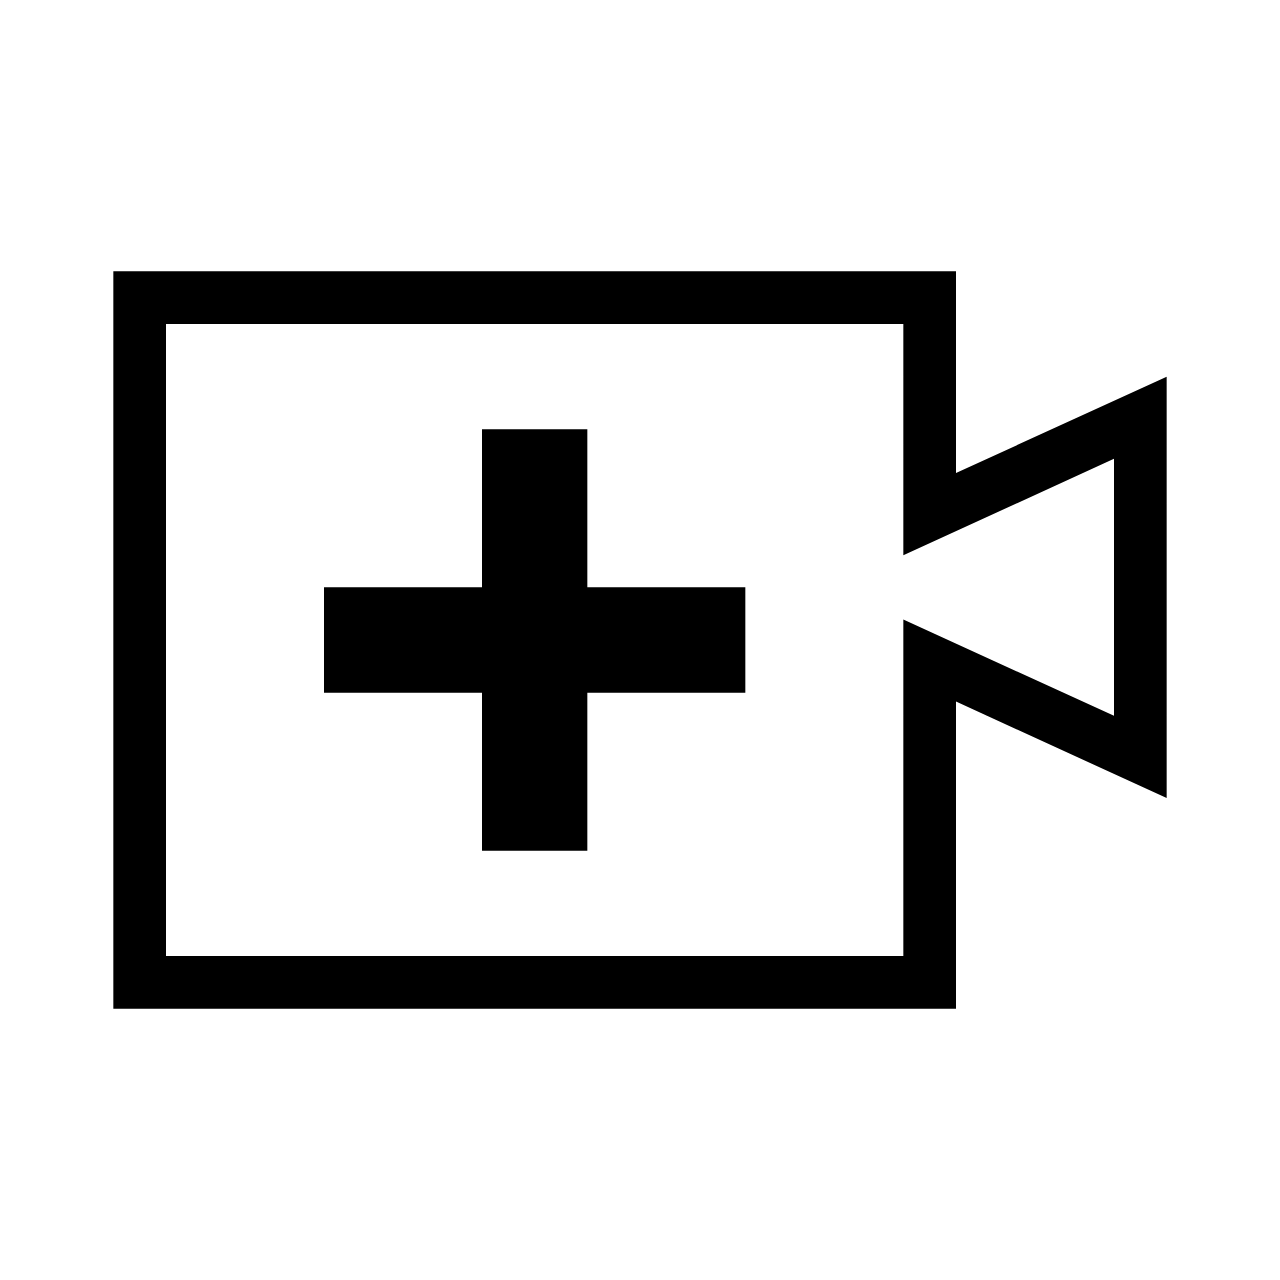
<file: create.html>
<!DOCTYPE html>
<html lang="en">
  <head>
    <meta charset="UTF-8" />
    <meta http-equiv="X-UA-Compatible" content="IE=edge" />
    <meta name="viewport" content="width=device-width, initial-scale=1.0" />
    <title>Document</title>
  </head>
  <body>
    <div class="create">
      <svg
        viewBox="0 0 24 24"
        preserveAspectRatio="xMidYMid meet"
        focusable="false"
        class="style-scope yt-icon"
        style="pointer-events: none; display: block; width: 100%; height: 100%"
      >
        <g class="style-scope yt-icon">
          <path
            d="M14,13h-3v3H9v-3H6v-2h3V8h2v3h3V13z M17,6H3v12h14v-6.39l4,1.83V8.56l-4,1.83V6 M18,5v3.83L22,7v8l-4-1.83V19H2V5H18L18,5 z"
            class="style-scope yt-icon"
          ></path>
        </g>
      </svg>
    </div>
  </body>
</html>
</file>
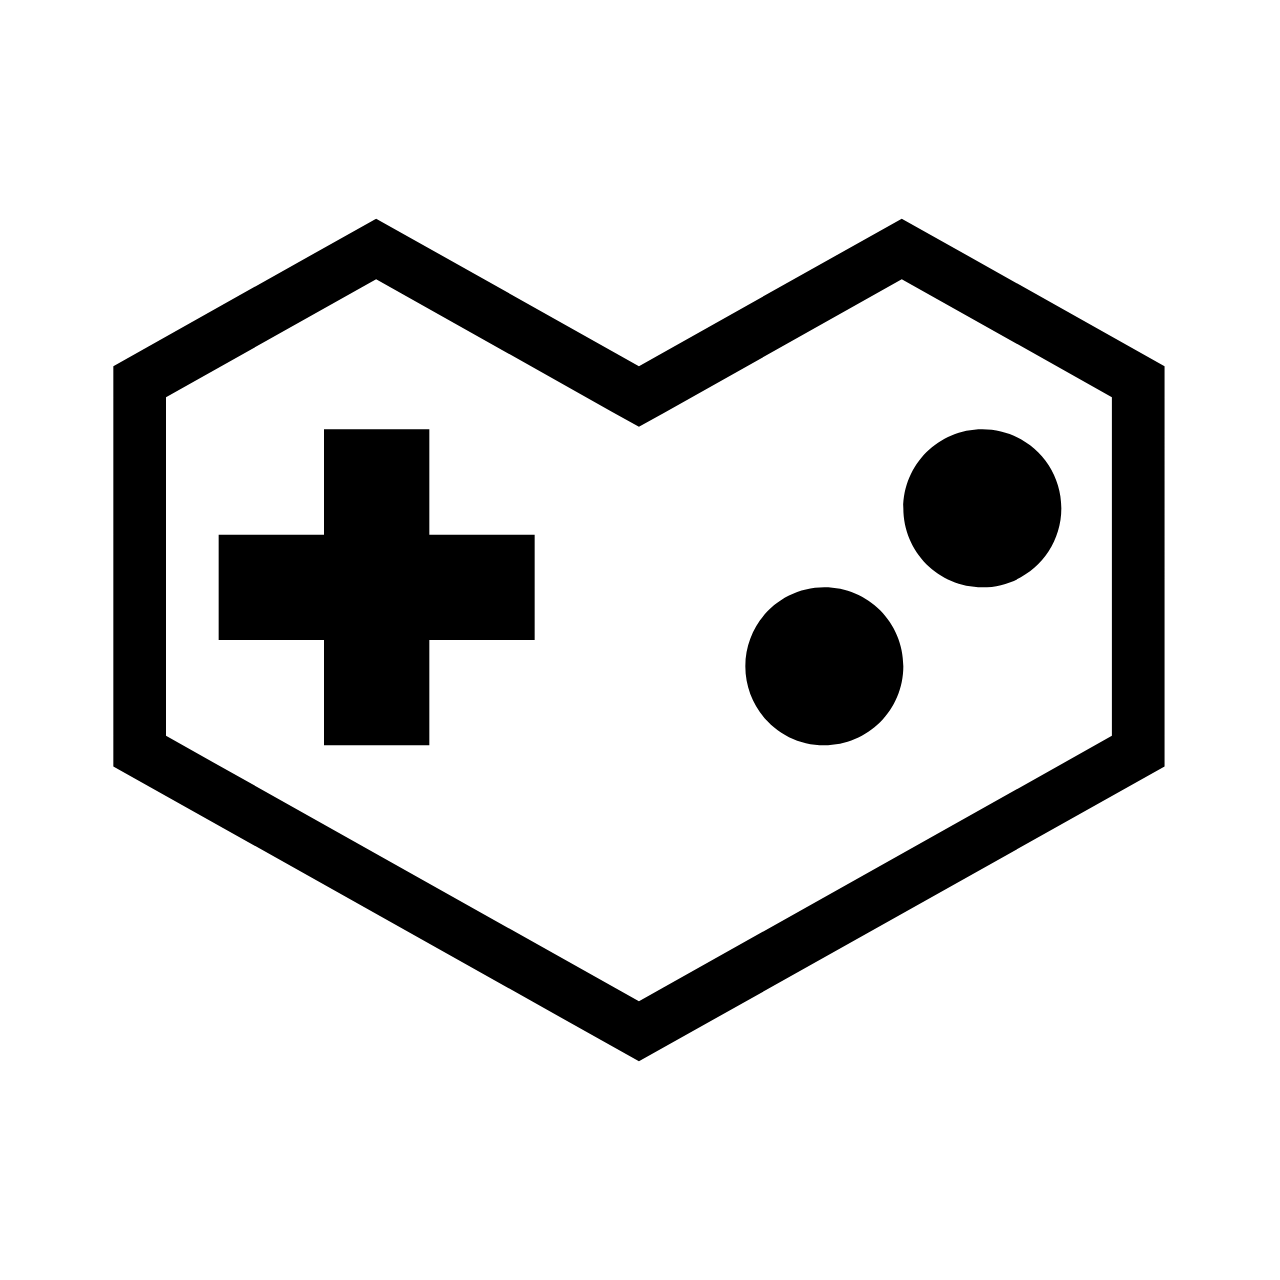
<file: gaming.html>
<!DOCTYPE html>
<html lang="en">
  <head>
    <meta charset="UTF-8" />
    <meta http-equiv="X-UA-Compatible" content="IE=edge" />
    <meta name="viewport" content="width=device-width, initial-scale=1.0" />
    <title>Document</title>
  </head>
  <body>
    <div class="game">
      <svg
        viewBox="0 0 24 24"
        preserveAspectRatio="xMidYMid meet"
        focusable="false"
        class="style-scope yt-icon"
        style="pointer-events: none; display: block; width: 100%; height: 100%"
      >
        <g class="style-scope yt-icon">
          <path
            d="M10,12H8v2H6v-2H4v-2h2V8h2v2h2V12z M17,12.5c0-0.83-0.67-1.5-1.5-1.5S14,11.67,14,12.5c0,0.83,0.67,1.5,1.5,1.5 S17,13.33,17,12.5z M20,9.5C20,8.67,19.33,8,18.5,8S17,8.67,17,9.5c0,0.83,0.67,1.5,1.5,1.5S20,10.33,20,9.5z M16.97,5.15l-4.5,2.53 l-0.49,0.27l-0.49-0.27l-4.5-2.53L3,7.39v6.43l8.98,5.04l8.98-5.04V7.39L16.97,5.15 M16.97,4l4.99,2.8v7.6L11.98,20L2,14.4V6.8 L6.99,4l4.99,2.8L16.97,4L16.97,4z"
            class="style-scope yt-icon"
          ></path>
        </g>
      </svg>
    </div>
  </body>
</html>
</file>
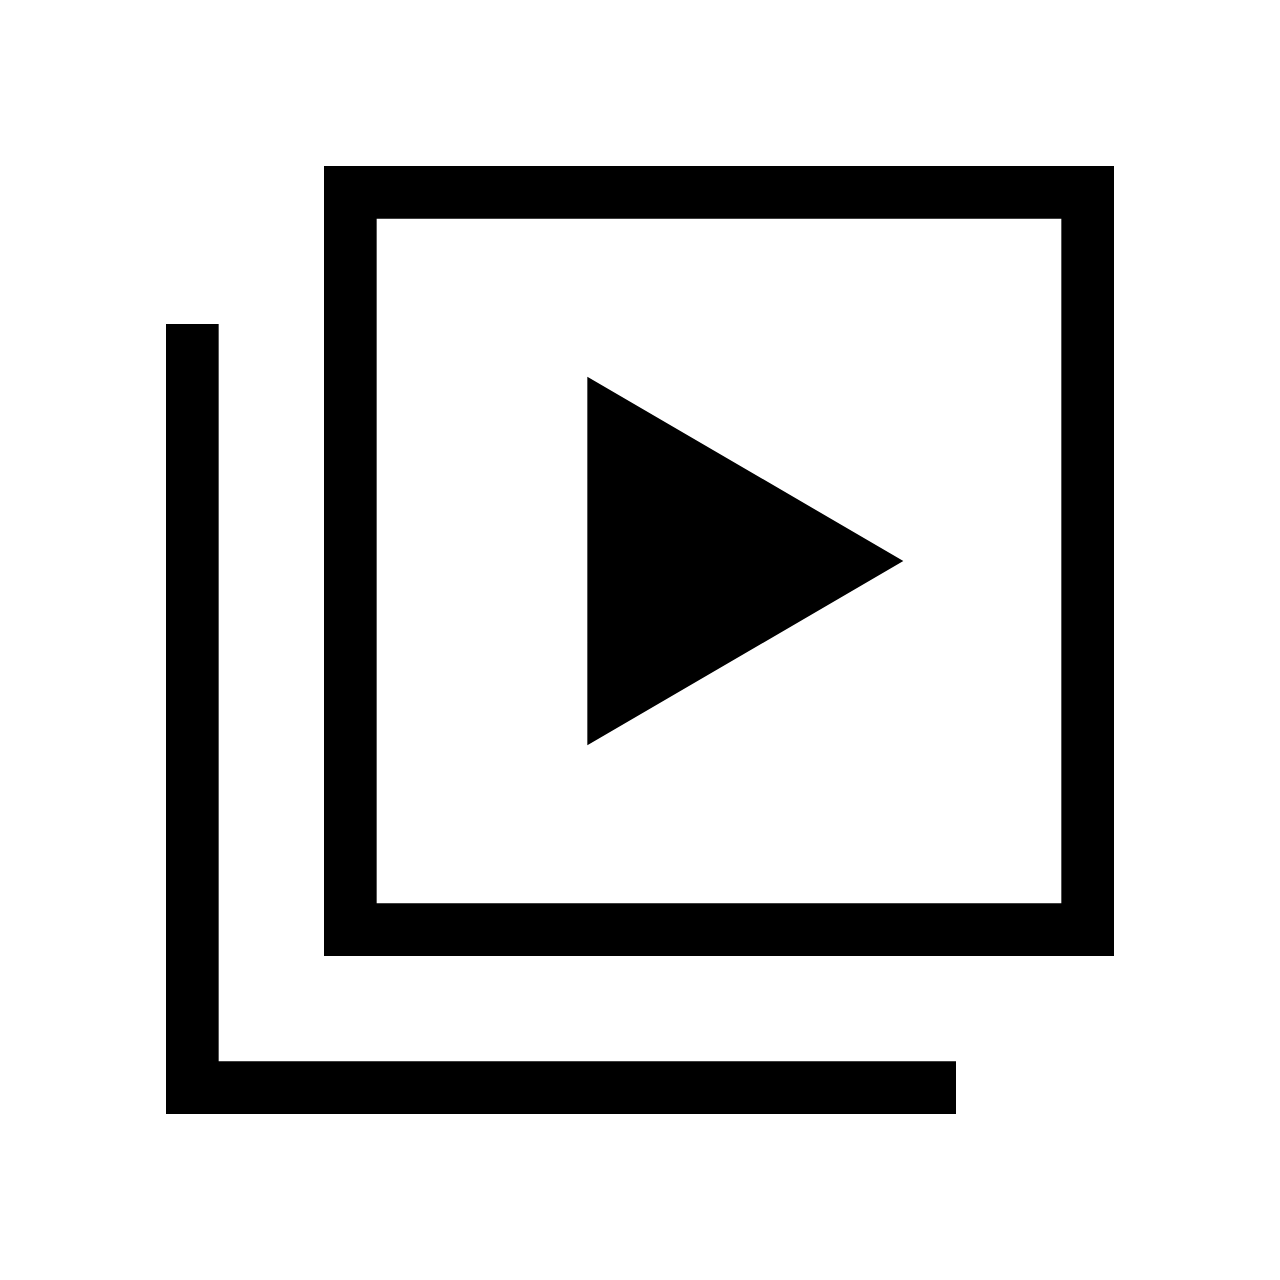
<file: library.html>
<!DOCTYPE html>
<html lang="en">
  <head>
    <meta charset="UTF-8" />
    <meta http-equiv="X-UA-Compatible" content="IE=edge" />
    <meta name="viewport" content="width=device-width, initial-scale=1.0" />
    <title>Document</title>
  </head>
  <body>
    <div class="lib">
      <svg
        viewBox="0 0 24 24"
        preserveAspectRatio="xMidYMid meet"
        focusable="false"
        class="style-scope yt-icon"
        style="pointer-events: none; display: block; width: 100%; height: 100%"
      >
        <g class="style-scope yt-icon">
          <path
            d="M11,7l6,3.5L11,14V7L11,7z M18,20H4V6H3v15h15V20z M21,18H6V3h15V18z M7,17h13V4H7V17z"
            class="style-scope yt-icon"
          ></path>
        </g>
      </svg>
    </div>
  </body>
</html>
</file>
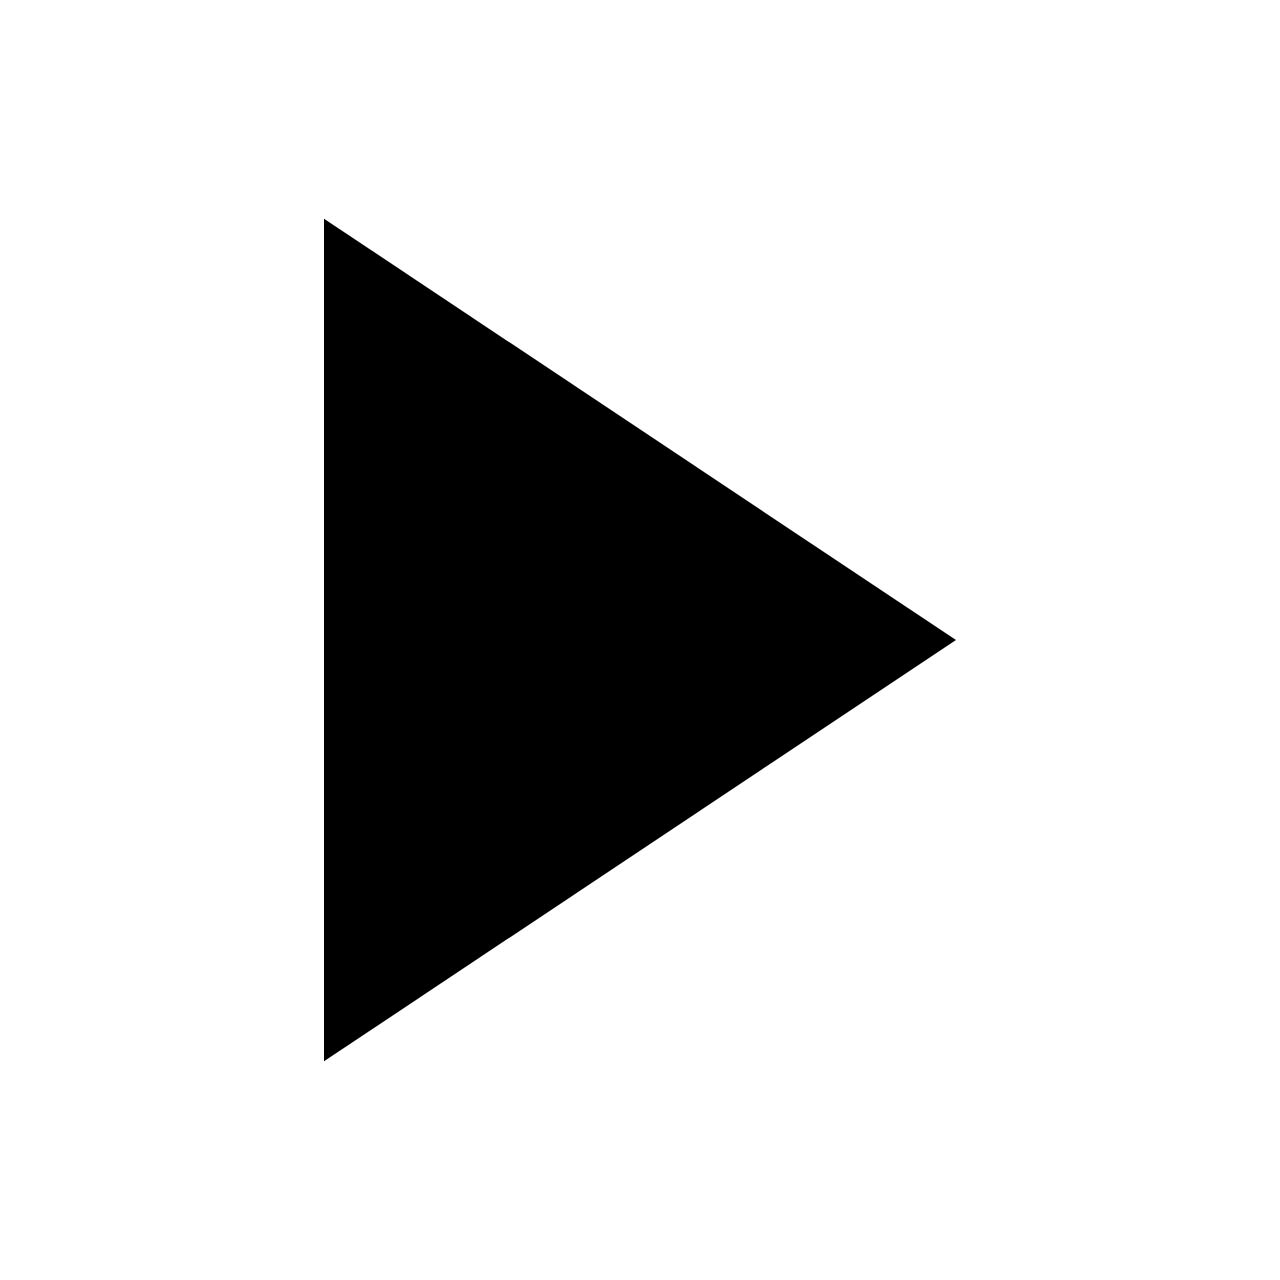
<file: play_all.html>
<!DOCTYPE html>
<html lang="en">
  <head>
    <meta charset="UTF-8" />
    <meta http-equiv="X-UA-Compatible" content="IE=edge" />
    <meta name="viewport" content="width=device-width, initial-scale=1.0" />
    <title>Document</title>
  </head>
  <body>
    <div class="all">
      <svg
        viewBox="0 0 24 24"
        preserveAspectRatio="xMidYMid meet"
        focusable="false"
        class="style-scope yt-icon"
        style="pointer-events: none; display: block; width: 100%; height: 100%"
      >
        <g class="style-scope yt-icon">
          <path d="M6,4l12,8L6,20V4z" class="style-scope yt-icon"></path>
        </g>
      </svg>
    </div>
  </body>
</html>
</file>
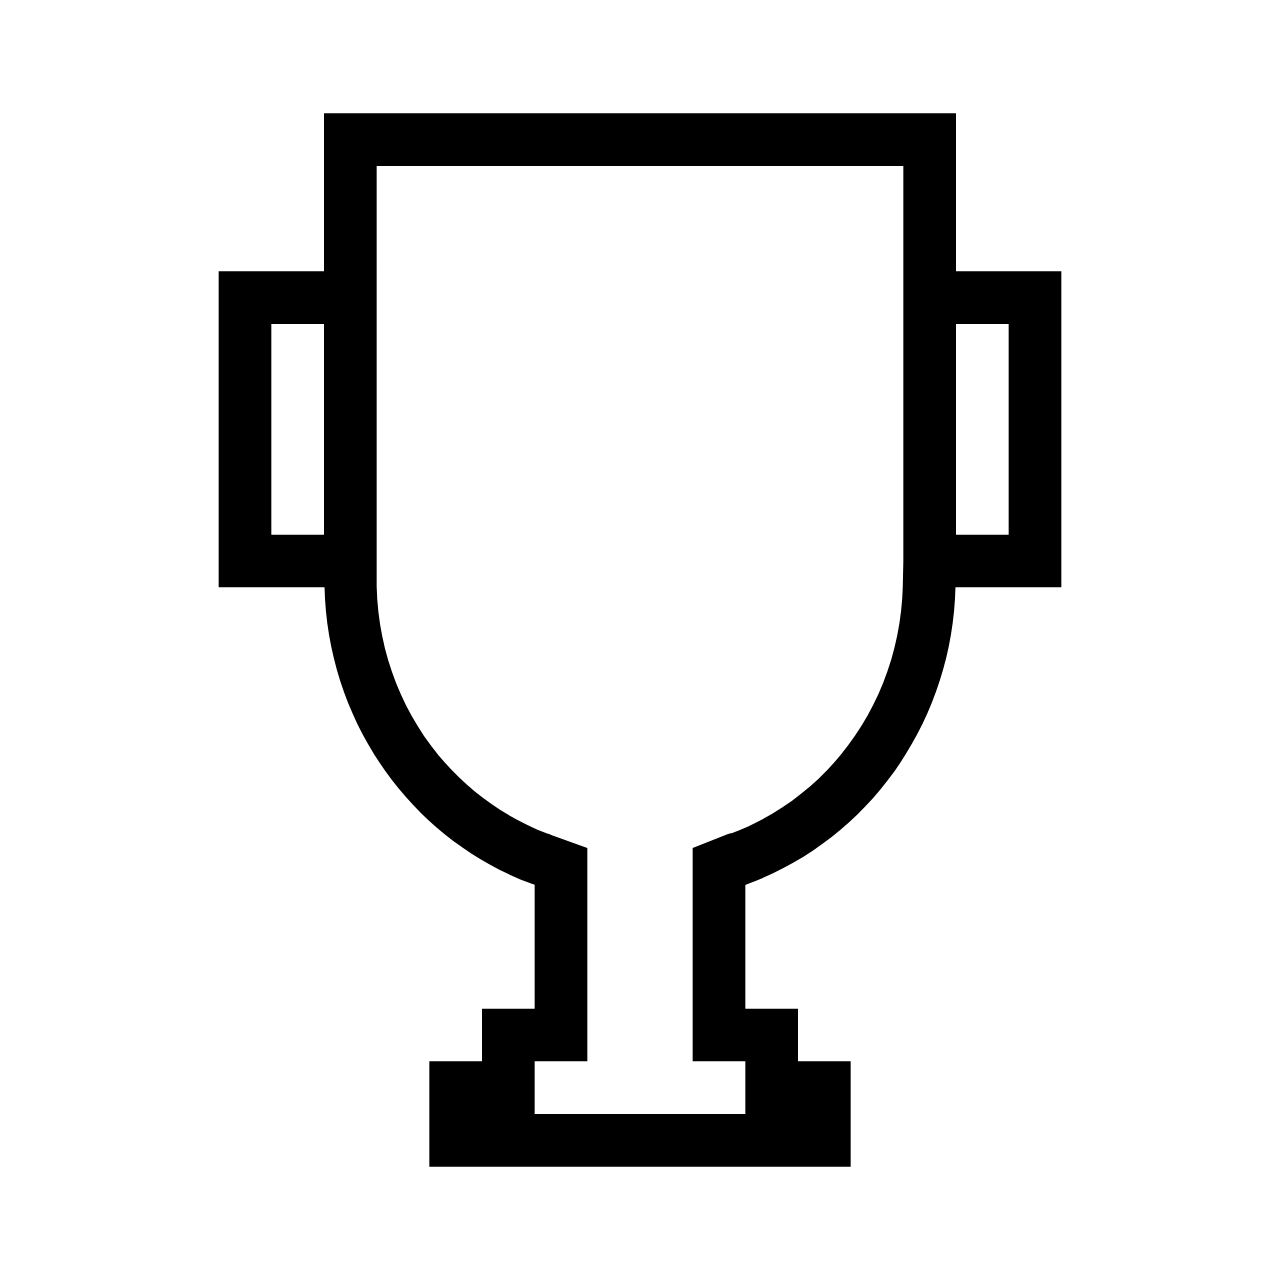
<file: soprts.html>
<!DOCTYPE html>
<html lang="en">
  <head>
    <meta charset="UTF-8" />
    <meta http-equiv="X-UA-Compatible" content="IE=edge" />
    <meta name="viewport" content="width=device-width, initial-scale=1.0" />
    <title>Document</title>
  </head>
  <body>
    <div class="sport">
      <svg
        viewBox="0 0 24 24"
        preserveAspectRatio="xMidYMid meet"
        focusable="false"
        class="style-scope yt-icon"
        style="pointer-events: none; display: block; width: 100%; height: 100%"
      >
        <g class="style-scope yt-icon">
          <path
            d="M17 3V5V6V10V10.51L16.99 10.97C16.94 13.1 15.66 14.94 13.74 15.67H13.72L13.66 15.69L13 15.95V16.65V19V20H14V21H15H10V20H11V19V16.65V15.95L10.34 15.71L10.26 15.68H10.25C8.33 14.95 7.05 13.11 7 10.98V10.51V10V6V5V3H17ZM18 2H6V5H4V6V10V11H6.01C6.07 13.53 7.63 15.78 9.97 16.64C9.98 16.64 9.99 16.64 10 16.65V19H9V20H8V22H16V20H15V19H14V16.65C14.01 16.65 14.02 16.65 14.03 16.64C16.36 15.78 17.93 13.54 17.99 11H20V10V6V5H18V2ZM18 10V6H19V10H18ZM5 10V6H6V10H5Z"
            class="style-scope yt-icon"
          ></path>
        </g>
      </svg>
    </div>
  </body>
</html>
</file>
<file: css/style.css>
* {
  margin: 0;
  padding: 0;
  box-sizing: border-box;
}

body {
  font-family: "Roboto", sans-serif;
}

.abc {
  display: flex;
}

.def {
  position: relative;
}

.header {
  width: 100%;
  height: 56px;
  background-color: #c2c1c1;
  justify-content: space-between;
}

.left {
  align-items: center;
}

.right,
.center {
  align-items: center;
}

.right img {
  width: 32px;
  height: 32px;
  border-radius: 50%;
  right: 7vh;
}

.center {
  width: 728px;
}

.center input {
  width: 610px;
  height: 40px;
  border: none;
  outline: 0;
}

.inputt input::placeholder {
  color: black;
}

.searchh {
  width: 64px;
  height: 40px;
  background-color: cornsilk;
  right: 65px;
}

.left2 {
  width: 240px;
  height: 91vh;
  background-color: #c2c1c1;
  overflow-y: scroll;
  scroll-behavior: smooth;
  overflow-x: hidden;
}

.left2 a,
.category a {
  text-decoration: none;
  color: black;
}

.list {
  align-items: center;
  width: 240px;
  height: 40px;
  cursor: pointer;
  transition: 0.5s linear;
}

.list img {
  width: 24px;
  height: 24px;
  border-radius: 50%;
  position: relative;
  left: 4vh;
}

.list p {
  font-size: 14px;
  font-weight: 500;
  left: 8vh;
}

.list:hover {
  background-color: cornsilk;
}

.sub {
  left: 4vh;
  top: 10px;
  font-size: 14px;
}

.footer p:nth-child(1) {
  font-size: 13px;
  width: 25vh;
  left: 4vh;
  top: 20px;
  line-height: 1.5;
}

.footer p:nth-child(2) {
  font-size: 13px;
  width: 25vh;
  left: 4vh;
  top: 30px;
  line-height: 1.5;
}

.footer p:nth-child(3) {
  font-size: 13px;
  left: 4vh;
  top: 50px;
}

.right2 {
  background-color: #c2c1c1;
  width: 1110px;
  height: 91vh;
  overflow-y: auto;
}

.category {
  justify-content: space-around;
  align-items: center;
}

.category a {
  width: 124px;
  height: 32px;
  background-color: cornsilk;
  color: black;
  margin-top: 1%;
  transition: 0.5s linear;
  border-radius: 15px;
}

.category p {
  font-size: 14px;
  top: 7px;
  text-align: center;
}

.category a:hover {
  background-color: black;
  color: white;
}

.line hr {
  margin-top: 1%;
}

.content {
  justify-content: space-evenly;
}

.image img {
  width: 253px;
  height: 142px;
  margin: 8% 0 0 6%;
}

.down {
  justify-content: start;
  position: relative;
  bottom: 15px;
}

.down img {
  height: 36px;
  width: 36px;
  border-radius: 50%;
}

.right6 {
  margin: 22px 0 0 8px;
}

.right6 h2 {
  font-size: 14px;
}

.right6 p {
  font-size: 12px;
  line-height: 1.5;
}
</file>
